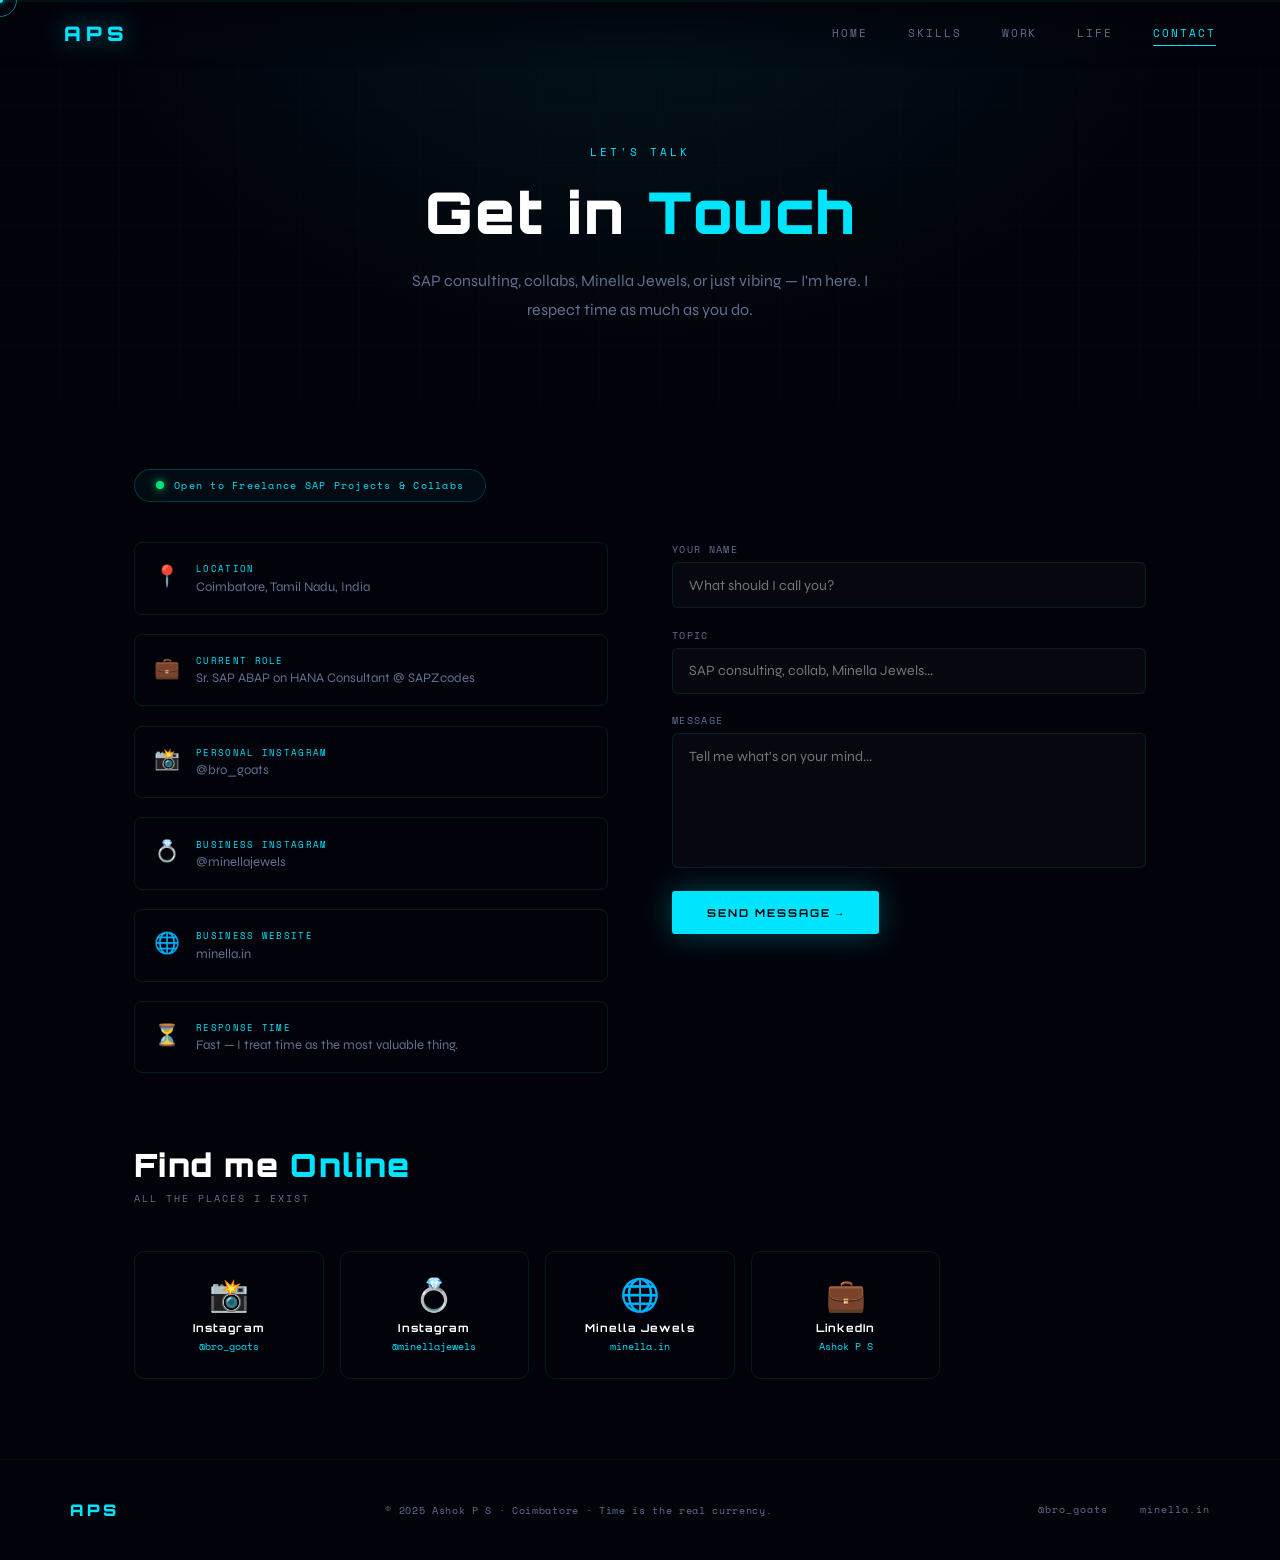
<file: pages/contact.html>
<!DOCTYPE html>
<html lang="en">
<head>
  <meta charset="UTF-8"/>
  <meta name="viewport" content="width=device-width, initial-scale=1.0"/>
  <title>Contact — Ashok P S</title>
  <link rel="stylesheet" href="../css/global.css"/>
  <link rel="stylesheet" href="../css/pages.css"/>
</head>
<body>

  <div id="cursor-dot"></div>
  <div id="cursor-ring"></div>
  <div id="scroll-progress"><div id="scroll-bar"></div></div>

  <nav id="main-nav">
    <a class="nav-logo" href="../index.html">APS</a>
    <div class="nav-links">
      <a href="../index.html">Home</a>
      <a href="skills.html">Skills</a>
      <a href="projects.html">Work</a>
      <a href="life.html">Life</a>
      <a href="contact.html" class="active">Contact</a>
    </div>
  </nav>

  <div class="page-hero">
    <div class="hero-tag">Let's talk</div>
    <h1 class="hero-h1">Get in <em>Touch</em></h1>
    <p class="hero-p">SAP consulting, collabs, Minella Jewels, or just vibing — I'm here. I respect time as much as you do.</p>
  </div>

  <div class="sec-wrap">

    <div class="avail-badge reveal">
      <span class="avail-dot"></span>
      Open to Freelance SAP Projects &amp; Collabs
    </div>

    <div class="contact-grid">

      <!-- Info -->
      <div class="contact-info">
        <div class="ci-item reveal">
          <div class="ci-icon">📍</div>
          <div>
            <div class="ci-label">Location</div>
            <div class="ci-val">Coimbatore, Tamil Nadu, India</div>
          </div>
        </div>
        <div class="ci-item reveal">
          <div class="ci-icon">💼</div>
          <div>
            <div class="ci-label">Current Role</div>
            <div class="ci-val">Sr. SAP ABAP on HANA Consultant @ SAPZcodes</div>
          </div>
        </div>
        <div class="ci-item reveal">
          <div class="ci-icon">📸</div>
          <div>
            <div class="ci-label">Personal Instagram</div>
            <div class="ci-val"><a href="https://instagram.com/bro_goats" target="_blank">@bro_goats</a></div>
          </div>
        </div>
        <div class="ci-item reveal">
          <div class="ci-icon">💍</div>
          <div>
            <div class="ci-label">Business Instagram</div>
            <div class="ci-val"><a href="https://instagram.com/minellajewels" target="_blank">@minellajewels</a></div>
          </div>
        </div>
        <div class="ci-item reveal">
          <div class="ci-icon">🌐</div>
          <div>
            <div class="ci-label">Business Website</div>
            <div class="ci-val"><a href="https://minella.in" target="_blank">minella.in</a></div>
          </div>
        </div>
        <div class="ci-item reveal">
          <div class="ci-icon">⏳</div>
          <div>
            <div class="ci-label">Response Time</div>
            <div class="ci-val">Fast — I treat time as the most valuable thing.</div>
          </div>
        </div>
      </div>

      <!-- Form -->
      <div class="contact-form reveal">
        <div>
          <label class="form-label">Your Name</label>
          <input class="form-input" type="text" placeholder="What should I call you?"/>
        </div>
        <div>
          <label class="form-label">Topic</label>
          <input class="form-input" type="text" placeholder="SAP consulting, collab, Minella Jewels..."/>
        </div>
        <div>
          <label class="form-label">Message</label>
          <textarea class="form-textarea" placeholder="Tell me what's on your mind..."></textarea>
        </div>
        <button class="form-submit" onclick="submitForm(this)">Send Message →</button>
        <p id="form-success">✓ Message sent! I'll get back to you soon.</p>
      </div>

    </div>

    <!-- Social -->
    <div class="sec-title">Find me <span>Online</span></div>
    <span class="sec-sub">All the places I exist</span>

    <div class="social-grid">
      <a class="social-card reveal" href="https://instagram.com/bro_goats" target="_blank">
        <div class="sc-icon">📸</div>
        <div class="sc-platform">Instagram</div>
        <div class="sc-handle">@bro_goats</div>
      </a>
      <a class="social-card reveal" href="https://instagram.com/minellajewels" target="_blank">
        <div class="sc-icon">💍</div>
        <div class="sc-platform">Instagram</div>
        <div class="sc-handle">@minellajewels</div>
      </a>
      <a class="social-card reveal" href="https://minella.in" target="_blank">
        <div class="sc-icon">🌐</div>
        <div class="sc-platform">Minella Jewels</div>
        <div class="sc-handle">minella.in</div>
      </a>
      <div class="social-card reveal">
        <div class="sc-icon">💼</div>
        <div class="sc-platform">LinkedIn</div>
        <div class="sc-handle">Ashok P S</div>
      </div>
    </div>

  </div>

  <footer class="site-footer">
    <div class="footer-inner">
      <div class="footer-logo">APS</div>
      <div class="footer-copy">© 2025 Ashok P S · Coimbatore · Time is the real currency.</div>
      <div class="footer-links">
        <a href="https://instagram.com/bro_goats" target="_blank">@bro_goats</a>
        <a href="https://minella.in" target="_blank">minella.in</a>
      </div>
    </div>
  </footer>

  <script src="../js/cursor.js"></script>
  <script src="../js/reveal.js"></script>
  <script>
    function submitForm(btn) {
      btn.textContent = 'Sending...';
      btn.disabled = true;
      setTimeout(() => {
        btn.textContent = '✓ Sent!';
        document.getElementById('form-success').style.display = 'block';
      }, 900);
    }
  </script>
</body>
</html>
</file>
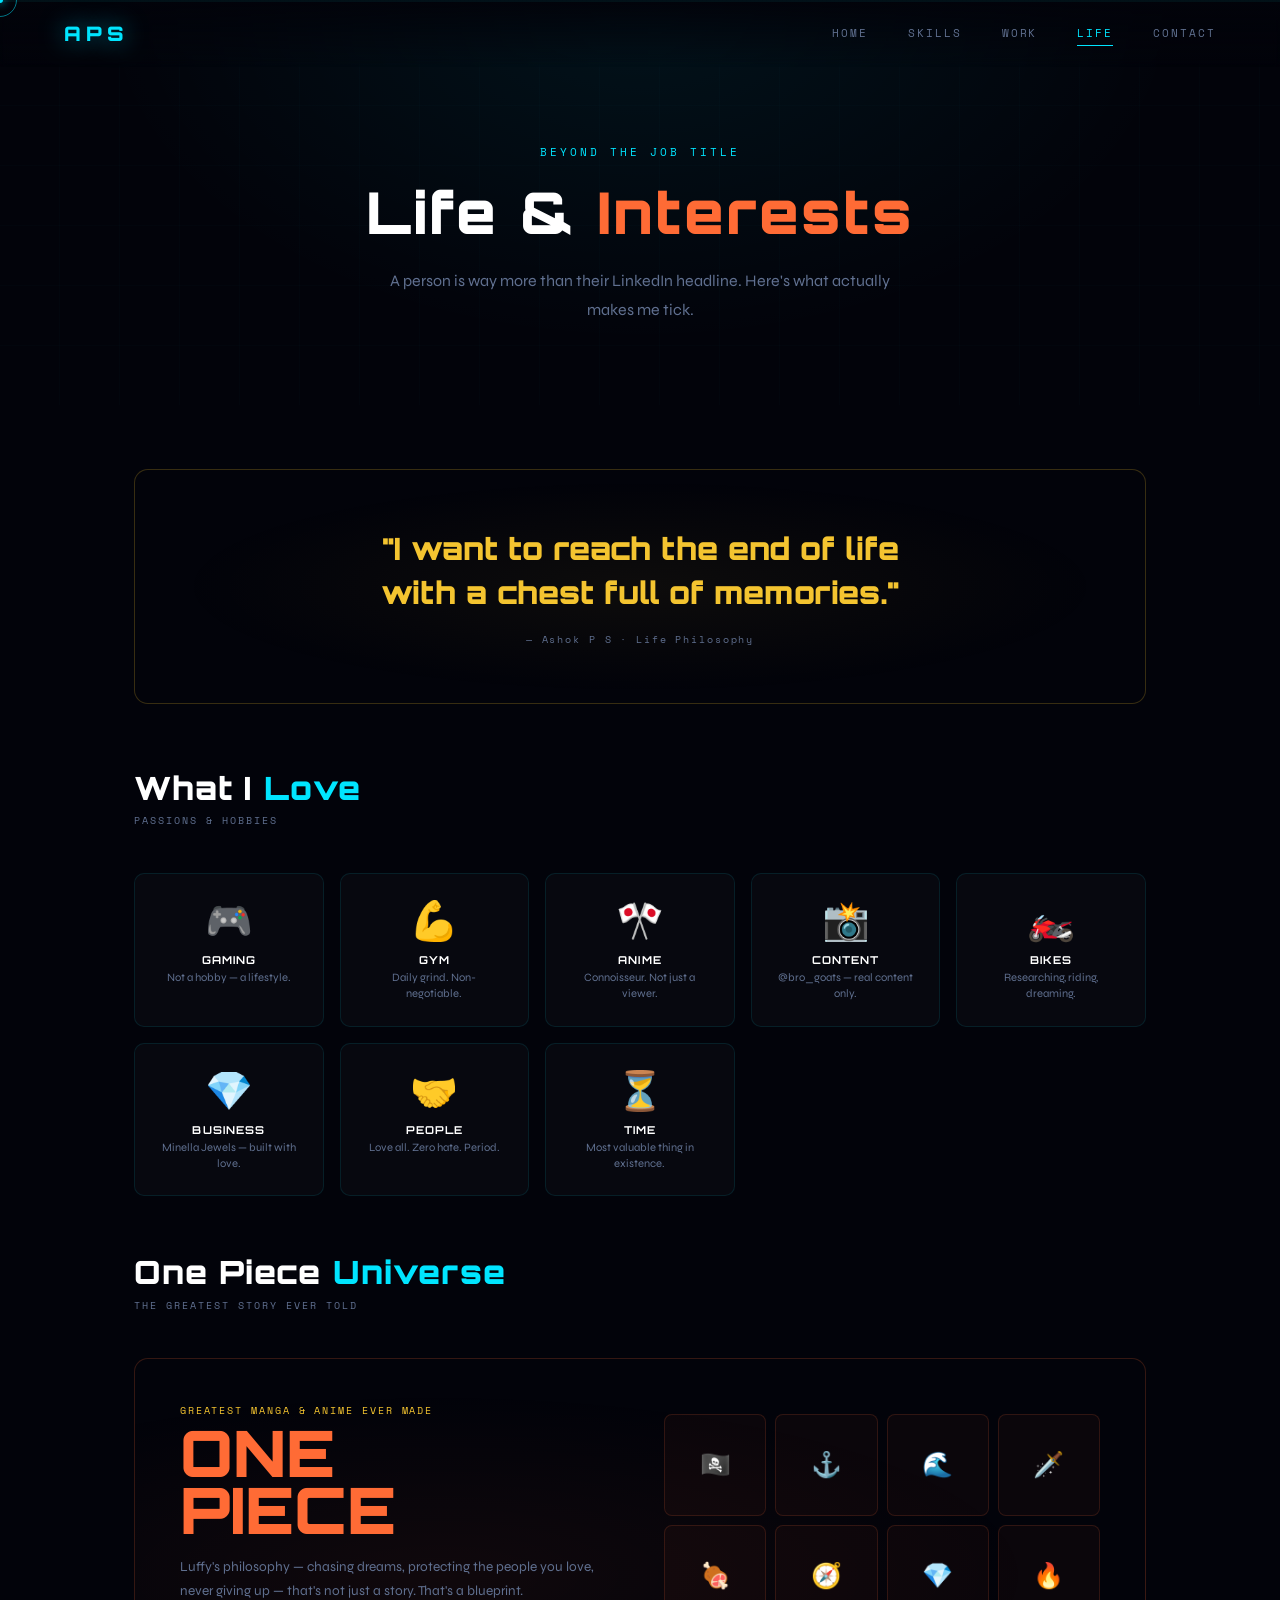
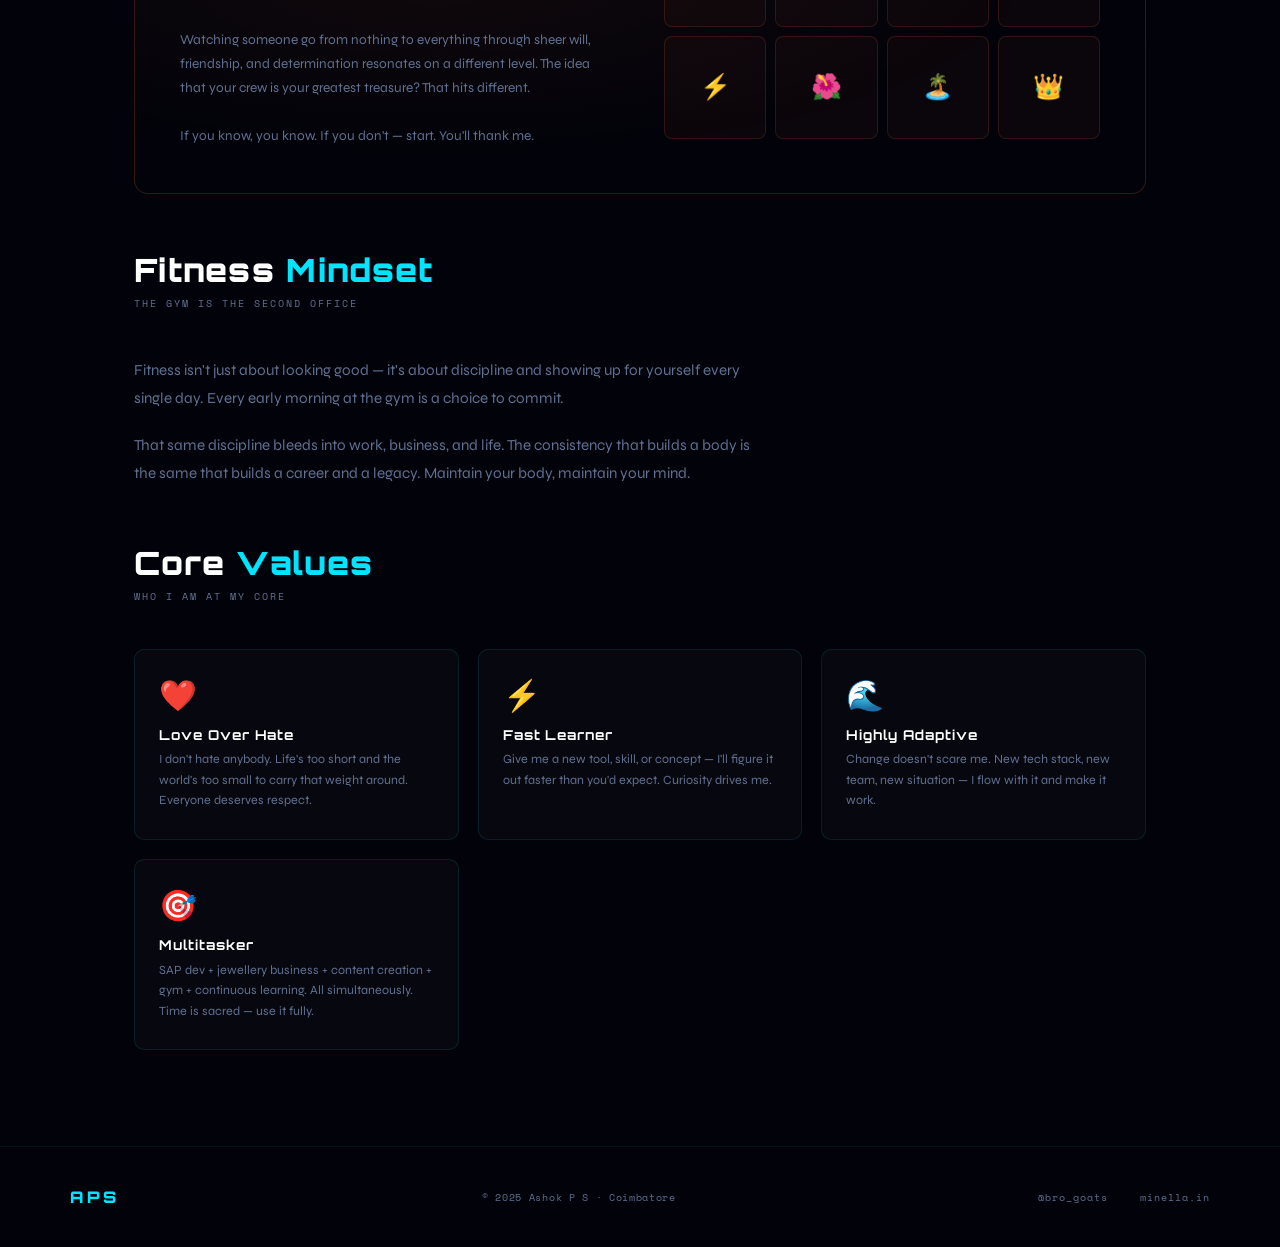
<file: pages/life.html>
<!DOCTYPE html>
<html lang="en">
<head>
  <meta charset="UTF-8"/>
  <meta name="viewport" content="width=device-width, initial-scale=1.0"/>
  <title>Life — Ashok P S</title>
  <link rel="stylesheet" href="../css/global.css"/>
  <link rel="stylesheet" href="../css/pages.css"/>
</head>
<body>

  <div id="cursor-dot"></div>
  <div id="cursor-ring"></div>
  <div id="scroll-progress"><div id="scroll-bar"></div></div>

  <nav id="main-nav">
    <a class="nav-logo" href="../index.html">APS</a>
    <div class="nav-links">
      <a href="../index.html">Home</a>
      <a href="skills.html">Skills</a>
      <a href="projects.html">Work</a>
      <a href="life.html" class="active">Life</a>
      <a href="contact.html">Contact</a>
    </div>
  </nav>

  <div class="page-hero">
    <div class="hero-tag">Beyond the job title</div>
    <h1 class="hero-h1">Life &amp; <em style="color:var(--orange)">Interests</em></h1>
    <p class="hero-p">A person is way more than their LinkedIn headline. Here's what actually makes me tick.</p>
  </div>

  <div class="sec-wrap">

    <!-- Philosophy -->
    <div class="phil-block reveal">
      <div class="phil-quote">
        "I want to reach the end of life<br/>with a chest full of memories."
      </div>
      <div class="phil-attr">— Ashok P S · Life Philosophy</div>
    </div>

    <!-- What I love -->
    <div class="sec-title">What I <span>Love</span></div>
    <span class="sec-sub">Passions & hobbies</span>

    <div class="interests-grid">
      <div class="int-card reveal">
        <div class="int-icon">🎮</div>
        <div class="int-name">Gaming</div>
        <div class="int-note">Not a hobby — a lifestyle.</div>
      </div>
      <div class="int-card reveal">
        <div class="int-icon">💪</div>
        <div class="int-name">Gym</div>
        <div class="int-note">Daily grind. Non-negotiable.</div>
      </div>
      <div class="int-card reveal">
        <div class="int-icon">🎌</div>
        <div class="int-name">Anime</div>
        <div class="int-note">Connoisseur. Not just a viewer.</div>
      </div>
      <div class="int-card reveal">
        <div class="int-icon">📸</div>
        <div class="int-name">Content</div>
        <div class="int-note">@bro_goats — real content only.</div>
      </div>
      <div class="int-card reveal">
        <div class="int-icon">🏍️</div>
        <div class="int-name">Bikes</div>
        <div class="int-note">Researching, riding, dreaming.</div>
      </div>
      <div class="int-card reveal">
        <div class="int-icon">💎</div>
        <div class="int-name">Business</div>
        <div class="int-note">Minella Jewels — built with love.</div>
      </div>
      <div class="int-card reveal">
        <div class="int-icon">🤝</div>
        <div class="int-name">People</div>
        <div class="int-note">Love all. Zero hate. Period.</div>
      </div>
      <div class="int-card reveal">
        <div class="int-icon">⏳</div>
        <div class="int-name">Time</div>
        <div class="int-note">Most valuable thing in existence.</div>
      </div>
    </div>

    <!-- One Piece -->
    <div class="sec-title">One Piece <span>Universe</span></div>
    <span class="sec-sub">The greatest story ever told</span>

    <div class="op-block reveal">
      <div>
        <div class="op-tag">Greatest Manga & Anime Ever Made</div>
        <div class="op-title">ONE<br/>PIECE</div>
        <p class="op-desc">
          Luffy's philosophy — chasing dreams, protecting the people you love, never giving up — that's not just a story. That's a blueprint.
          <br/><br/>
          Watching someone go from nothing to everything through sheer will, friendship, and determination resonates on a different level. The idea that your crew is your greatest treasure? That hits different.
          <br/><br/>
          If you know, you know. If you don't — start. You'll thank me.
        </p>
      </div>
      <div class="op-wall">
        <div class="op-cell">🏴‍☠️</div><div class="op-cell">⚓</div>
        <div class="op-cell">🌊</div><div class="op-cell">🗡️</div>
        <div class="op-cell">🍖</div><div class="op-cell">🧭</div>
        <div class="op-cell">💎</div><div class="op-cell">🔥</div>
        <div class="op-cell">⚡</div><div class="op-cell">🌺</div>
        <div class="op-cell">🏝️</div><div class="op-cell">👑</div>
      </div>
    </div>

    <!-- Fitness -->
    <div class="sec-title">Fitness <span>Mindset</span></div>
    <span class="sec-sub">The gym is the second office</span>

    <div style="max-width:620px; margin-bottom:3.5rem;">
      <p style="font-size:0.95rem;color:var(--muted);line-height:1.85;margin-bottom:1.2rem;">
        Fitness isn't just about looking good — it's about discipline and showing up for yourself every single day. Every early morning at the gym is a choice to commit.
      </p>
      <p style="font-size:0.95rem;color:var(--muted);line-height:1.85;">
        That same discipline bleeds into work, business, and life. The consistency that builds a body is the same that builds a career and a legacy. Maintain your body, maintain your mind.
      </p>
    </div>

    <!-- Core values -->
    <div class="sec-title">Core <span>Values</span></div>
    <span class="sec-sub">Who I am at my core</span>

    <div class="skills-grid" style="margin-bottom:1rem;">
      <div class="skill-card reveal">
        <div class="sk-icon">❤️</div>
        <div class="sk-name">Love Over Hate</div>
        <div class="sk-desc">I don't hate anybody. Life's too short and the world's too small to carry that weight around. Everyone deserves respect.</div>
      </div>
      <div class="skill-card reveal">
        <div class="sk-icon">⚡</div>
        <div class="sk-name">Fast Learner</div>
        <div class="sk-desc">Give me a new tool, skill, or concept — I'll figure it out faster than you'd expect. Curiosity drives me.</div>
      </div>
      <div class="skill-card reveal">
        <div class="sk-icon">🌊</div>
        <div class="sk-name">Highly Adaptive</div>
        <div class="sk-desc">Change doesn't scare me. New tech stack, new team, new situation — I flow with it and make it work.</div>
      </div>
      <div class="skill-card reveal">
        <div class="sk-icon">🎯</div>
        <div class="sk-name">Multitasker</div>
        <div class="sk-desc">SAP dev + jewellery business + content creation + gym + continuous learning. All simultaneously. Time is sacred — use it fully.</div>
      </div>
    </div>

  </div>

  <footer class="site-footer">
    <div class="footer-inner">
      <div class="footer-logo">APS</div>
      <div class="footer-copy">© 2025 Ashok P S · Coimbatore</div>
      <div class="footer-links">
        <a href="https://instagram.com/bro_goats" target="_blank">@bro_goats</a>
        <a href="https://minella.in" target="_blank">minella.in</a>
      </div>
    </div>
  </footer>

  <script src="../js/cursor.js"></script>
  <script src="../js/reveal.js"></script>
</body>
</html>
</file>
<file: css/global.css>
/* =============================================
   GLOBAL.CSS — Ashok P S Portfolio
   Variables, reset, typography, nav, footer
   ============================================= */

@import url('https://fonts.googleapis.com/css2?family=Orbitron:wght@400;600;700;900&family=Syne:wght@300;400;600;700&family=Space+Mono:ital,wght@0,400;0,700;1,400&display=swap');

/* ── VARIABLES ── */
:root {
  --bg:        #02030a;
  --bg2:       #040815;
  --accent:    #00e5ff;
  --orange:    #ff6b35;
  --purple:    #a855f7;
  --gold:      #f4c430;
  --green:     #00e676;
  --text:      #e8eaf6;
  --muted:     #607090;
  --card-bg:   rgba(255,255,255,0.025);
  --card-bd:   rgba(0,229,255,0.1);
  --FD: 'Orbitron', monospace;
  --FB: 'Syne', sans-serif;
  --FM: 'Space Mono', monospace;
  --ease: cubic-bezier(0.25, 0.46, 0.45, 0.94);
}

/* ── RESET ── */
*, *::before, *::after { box-sizing: border-box; margin: 0; padding: 0; }
html { scroll-behavior: smooth; font-size: 16px; }
body {
  background: var(--bg);
  color: var(--text);
  font-family: var(--FB);
  overflow-x: hidden;
  cursor: none;
  -webkit-font-smoothing: antialiased;
}
a { color: inherit; text-decoration: none; }
img { max-width: 100%; }
::selection { background: rgba(0,229,255,0.18); color: #fff; }

/* ── CUSTOM CURSOR ── */
#cursor-dot {
  width: 6px; height: 6px;
  background: var(--accent);
  border-radius: 50%;
  position: fixed; pointer-events: none; z-index: 9999;
  left: 0; top: 0;
  transform: translate(-50%,-50%);
  box-shadow: 0 0 10px var(--accent);
  transition: width .15s, height .15s, background .2s;
}
#cursor-ring {
  width: 34px; height: 34px;
  border: 1.5px solid rgba(0,229,255,0.5);
  border-radius: 50%;
  position: fixed; pointer-events: none; z-index: 9998;
  left: 0; top: 0;
  transform: translate(-50%,-50%);
  transition: width .25s var(--ease), height .25s var(--ease), border-color .2s;
}
body:has(a:hover) #cursor-ring,
body:has(button:hover) #cursor-ring { width: 52px; height: 52px; border-color: rgba(0,229,255,0.9); }

/* ── SCROLL PROGRESS ── */
#scroll-progress {
  position: fixed; top: 0; left: 0; right: 0; height: 2px;
  background: rgba(0,229,255,0.06); z-index: 9997;
}
#scroll-bar {
  height: 100%; width: 0%;
  background: linear-gradient(90deg, var(--accent), var(--purple));
  transition: width 0.08s linear;
}

/* ── NAVIGATION ── */
#main-nav {
  position: fixed; top: 0; left: 0; right: 0; z-index: 1000;
  display: flex; align-items: center; justify-content: space-between;
  padding: 1.3rem 4rem;
  background: linear-gradient(to bottom, rgba(2,3,10,0.96) 0%, transparent 100%);
  backdrop-filter: blur(4px);
}
.nav-logo {
  font-family: var(--FD);
  font-size: 1.25rem; font-weight: 900;
  letter-spacing: 0.25em; color: var(--accent);
  text-shadow: 0 0 25px rgba(0,229,255,0.6);
  cursor: pointer;
}
.nav-links { display: flex; gap: 2.5rem; align-items: center; }
.nav-links a {
  font-family: var(--FM);
  font-size: 0.68rem; letter-spacing: 0.18em;
  text-transform: uppercase; color: var(--muted);
  transition: color .3s;
  position: relative; cursor: pointer;
}
.nav-links a::after {
  content: ''; position: absolute; bottom: -5px; left: 0; right: 0;
  height: 1px; background: var(--accent);
  transform: scaleX(0); transform-origin: left;
  transition: transform .3s;
}
.nav-links a:hover, .nav-links a.active { color: var(--accent); }
.nav-links a:hover::after, .nav-links a.active::after { transform: scaleX(1); }

/* ── FOOTER ── */
.site-footer {
  background: var(--bg);
  border-top: 1px solid rgba(0,229,255,0.06);
  padding: 2.5rem 4rem;
}
.footer-inner {
  max-width: 1140px; margin: 0 auto;
  display: flex; align-items: center; justify-content: space-between;
  flex-wrap: wrap; gap: 1rem;
}
.footer-logo { font-family: var(--FD); font-size: 1rem; font-weight: 900; color: var(--accent); letter-spacing: 0.22em; }
.footer-copy { font-family: var(--FM); font-size: 0.6rem; color: var(--muted); letter-spacing: 0.07em; }
.footer-links { display: flex; gap: 2rem; }
.footer-links a { font-family: var(--FM); font-size: 0.62rem; letter-spacing: 0.1em; color: var(--muted); transition: color .3s; }
.footer-links a:hover { color: var(--accent); }

/* ── SHARED BUTTONS ── */
.btn-primary {
  display: inline-block;
  font-family: var(--FD); font-size: 0.68rem;
  letter-spacing: 0.18em; text-transform: uppercase;
  padding: 0.9rem 2.2rem;
  background: var(--accent); color: var(--bg);
  border-radius: 3px; font-weight: 700;
  transition: all .3s; cursor: pointer;
  box-shadow: 0 0 30px rgba(0,229,255,0.3);
  border: none;
}
.btn-primary:hover {
  background: #fff; transform: translateY(-2px);
  box-shadow: 0 0 55px rgba(0,229,255,0.55);
}
.btn-ghost {
  display: inline-block;
  font-family: var(--FD); font-size: 0.68rem;
  letter-spacing: 0.18em; text-transform: uppercase;
  padding: 0.9rem 2.2rem;
  border: 1px solid rgba(0,229,255,0.2); border-radius: 3px;
  color: var(--muted); transition: all .3s; cursor: pointer;
  background: none;
}
.btn-ghost:hover { border-color: var(--accent); color: var(--accent); }

/* ── PAGE HERO ── */
.page-hero {
  padding: 9rem 5% 5rem; text-align: center;
  background:
    radial-gradient(ellipse at center top, rgba(0,229,255,0.07) 0%, transparent 60%),
    var(--bg);
  position: relative; overflow: hidden;
}
.page-hero::before {
  content: ''; position: absolute; inset: 0;
  background:
    repeating-linear-gradient(0deg, transparent, transparent 59px, rgba(0,229,255,0.025) 60px),
    repeating-linear-gradient(90deg, transparent, transparent 59px, rgba(0,229,255,0.025) 60px);
  pointer-events: none;
}
.hero-tag {
  font-family: var(--FM); font-size: 0.68rem;
  letter-spacing: 0.28em; text-transform: uppercase;
  color: var(--accent); margin-bottom: 1rem;
  position: relative; z-index: 1;
}
.hero-h1 {
  font-family: var(--FD);
  font-size: clamp(2rem,4.5vw,4.5rem);
  font-weight: 900; color: #fff; margin-bottom: 1.2rem;
  position: relative; z-index: 1; letter-spacing: 0.04em;
}
.hero-h1 em { font-style: normal; color: var(--accent); }
.hero-p {
  font-size: 1rem; color: var(--muted);
  max-width: 500px; margin: 0 auto; line-height: 1.8;
  position: relative; z-index: 1;
}

/* ── SECTION WRAPPER ── */
.sec-wrap { max-width: 1140px; margin: 0 auto; padding: 4rem 5% 5rem; }
.sec-title {
  font-family: var(--FD);
  font-size: clamp(1.3rem, 2.5vw, 2.1rem);
  font-weight: 900; color: #fff;
  margin-bottom: 0.35rem; letter-spacing: 0.04em;
}
.sec-title span { color: var(--accent); }
.sec-sub {
  font-family: var(--FM); font-size: 0.62rem;
  letter-spacing: 0.2em; text-transform: uppercase;
  color: var(--muted); display: block; margin-bottom: 2.8rem;
}

/* ── REVEAL ANIMATION ── */
.reveal {
  opacity: 0; transform: translateY(24px);
  transition: opacity 0.65s ease, transform 0.65s ease;
}
.reveal.visible { opacity: 1; transform: translateY(0); }

/* ── CARD BASE ── */
.card {
  background: var(--card-bg);
  border: 1px solid var(--card-bd);
  border-radius: 10px;
  transition: all 0.32s var(--ease);
  position: relative; overflow: hidden;
}
.card::before {
  content: ''; position: absolute; top: 0; left: 0; right: 0; height: 1px;
  background: linear-gradient(90deg, transparent, var(--accent), transparent);
  opacity: 0; transition: opacity 0.3s;
}
.card:hover::before { opacity: 1; }
.card:hover {
  border-color: rgba(0,229,255,0.28);
  transform: translateY(-4px);
  box-shadow: 0 16px 40px rgba(0,0,0,0.45);
}

/* ── SKILL TAG ── */
.stag {
  display: inline-block;
  font-family: var(--FM); font-size: 0.57rem;
  letter-spacing: 0.1em; text-transform: uppercase;
  padding: 0.18rem 0.58rem;
  border: 1px solid rgba(168,85,247,0.3);
  border-radius: 3px; color: var(--purple);
}

/* ── RESPONSIVE ── */
@media (max-width: 900px) {
  #main-nav { padding: 1rem 1.5rem; }
  .nav-links { gap: 1.5rem; }
  .site-footer { padding: 2rem 1.5rem; }
}
@media (max-width: 600px) {
  .nav-links a { font-size: 0.6rem; letter-spacing: 0.1em; }
  .nav-links { gap: 1rem; }
}
</file>
<file: css/pages.css>
/* =============================================
   PAGES.CSS — Sub-page components
   skills / projects / life / contact
   ============================================= */

/* ── SKILLS GRID ── */
.skills-grid {
  display: grid; grid-template-columns: repeat(auto-fill, minmax(255px,1fr));
  gap: 1.2rem; margin-bottom: 4.5rem;
}
.skill-card {
  padding: 1.75rem 1.5rem;
  background: var(--card-bg); border: 1px solid var(--card-bd);
  border-radius: 10px; transition: all 0.32s var(--ease);
  position: relative; overflow: hidden;
}
.skill-card::before {
  content: ''; position: absolute; top: 0; left: 0; right: 0; height: 2px;
  background: linear-gradient(90deg, var(--accent), var(--purple));
  transform: scaleX(0); transform-origin: left; transition: transform .35s;
}
.skill-card:hover::before { transform: scaleX(1); }
.skill-card:hover {
  border-color: rgba(0,229,255,0.3);
  transform: translateY(-5px);
  box-shadow: 0 14px 40px rgba(0,0,0,0.45);
}
.sk-icon { font-size: 1.9rem; margin-bottom: 0.75rem; }
.sk-name {
  font-family: var(--FD); font-size: 0.85rem; font-weight: 700;
  letter-spacing: 0.07em; color: #fff; margin-bottom: 0.4rem;
}
.sk-desc { font-size: 0.78rem; color: var(--muted); line-height: 1.65; }
.sk-tags { display: flex; flex-wrap: wrap; gap: 0.35rem; margin-top: 0.8rem; }

/* ── TIMELINE ── */
.timeline {
  position: relative; padding-left: 2.6rem; margin-bottom: 4.5rem;
}
.timeline::before {
  content: ''; position: absolute; left: 0; top: 0.4rem; bottom: 0; width: 1px;
  background: linear-gradient(to bottom, var(--accent), var(--purple), transparent);
}
.tl-item { position: relative; margin-bottom: 3rem; }
.tl-item::before {
  content: ''; position: absolute;
  left: -2.9rem; top: 0.35rem;
  width: 11px; height: 11px;
  background: var(--accent); border-radius: 50%;
  box-shadow: 0 0 14px var(--accent), 0 0 28px rgba(0,229,255,0.4);
}
.tl-date {
  font-family: var(--FM); font-size: 0.62rem;
  letter-spacing: 0.14em; text-transform: uppercase;
  color: var(--accent); margin-bottom: 0.28rem;
}
.tl-role {
  font-family: var(--FD); font-size: 1.05rem;
  font-weight: 700; color: #fff; margin-bottom: 0.2rem;
}
.tl-company { font-size: 0.85rem; color: var(--orange); margin-bottom: 0.6rem; font-weight: 600; }
.tl-desc { font-size: 0.8rem; color: var(--muted); line-height: 1.75; }
.tl-bullets { margin-top: 0.6rem; padding-left: 1rem; }
.tl-bullets li {
  font-size: 0.78rem; color: var(--muted); line-height: 1.7;
  margin-bottom: 0.3rem; list-style: none; position: relative;
}
.tl-bullets li::before {
  content: '▸'; position: absolute; left: -0.9rem; color: var(--accent); font-size: 0.6rem;
}

/* ── PROJECTS GRID ── */
.projects-grid {
  display: grid; grid-template-columns: repeat(auto-fill, minmax(300px,1fr));
  gap: 1.4rem; margin-bottom: 4.5rem;
}
.proj-card {
  padding: 2rem 1.8rem;
  background: var(--card-bg); border: 1px solid var(--card-bd);
  border-radius: 12px;
  display: flex; flex-direction: column; gap: 0.75rem;
  transition: all 0.35s var(--ease);
}
.proj-card:hover {
  border-color: rgba(0,229,255,0.3);
  background: rgba(0,229,255,0.03);
  transform: translateY(-6px);
  box-shadow: 0 24px 55px rgba(0,0,0,0.45);
}
.proj-emoji { font-size: 2.3rem; }
.proj-name {
  font-family: var(--FD); font-size: 0.92rem; font-weight: 700;
  letter-spacing: 0.06em; color: #fff;
}
.proj-desc { font-size: 0.8rem; color: var(--muted); line-height: 1.72; }
.proj-tags { display: flex; flex-wrap: wrap; gap: 0.35rem; }
.ptag {
  font-family: var(--FM); font-size: 0.56rem; letter-spacing: 0.09em;
  padding: 0.18rem 0.55rem; border-radius: 3px;
  border: 1px solid rgba(0,229,255,0.2); color: var(--accent);
}
.proj-link {
  font-family: var(--FM); font-size: 0.65rem; letter-spacing: 0.12em;
  color: var(--accent); margin-top: auto;
  display: inline-flex; align-items: center; gap: 0.4rem;
  transition: gap .22s;
}
.proj-link:hover { gap: 0.75rem; }

/* ── INTERESTS ── */
.interests-grid {
  display: grid; grid-template-columns: repeat(auto-fill, minmax(185px,1fr));
  gap: 1rem; margin-bottom: 3.5rem;
}
.int-card {
  background: var(--card-bg); border: 1px solid var(--card-bd);
  border-radius: 10px; padding: 1.5rem; text-align: center;
  transition: all 0.3s var(--ease);
}
.int-card:hover {
  border-color: rgba(255,107,53,0.4);
  background: rgba(255,107,53,0.04);
  transform: translateY(-5px);
}
.int-icon { font-size: 2.4rem; margin-bottom: 0.5rem; }
.int-name {
  font-family: var(--FD); font-size: 0.68rem; font-weight: 700;
  letter-spacing: 0.1em; text-transform: uppercase; color: #fff; margin-bottom: 0.2rem;
}
.int-note { font-size: 0.7rem; color: var(--muted); line-height: 1.4; }

/* ── PHILOSOPHY ── */
.phil-block {
  border: 1px solid rgba(244,196,48,0.22); border-radius: 14px;
  padding: 3.5rem;
  background: radial-gradient(ellipse at center, rgba(244,196,48,0.05) 0%, transparent 65%);
  text-align: center; margin-bottom: 4rem;
}
.phil-quote {
  font-family: var(--FD);
  font-size: clamp(1.1rem, 2.4vw, 2rem);
  font-weight: 900; color: var(--gold); line-height: 1.45; margin-bottom: 1rem;
}
.phil-attr { font-family: var(--FM); font-size: 0.65rem; color: var(--muted); letter-spacing: 0.18em; }

/* ── ONE PIECE BLOCK ── */
.op-block {
  display: grid; grid-template-columns: 1fr 1fr;
  gap: 3rem; align-items: center;
  border: 1px solid rgba(255,107,53,0.2); border-radius: 14px;
  padding: 2.8rem;
  background: radial-gradient(ellipse at 30% 50%, rgba(255,107,53,0.06) 0%, transparent 60%);
  margin-bottom: 3.5rem;
}
.op-tag { font-family: var(--FM); font-size: 0.6rem; letter-spacing: 0.2em; text-transform: uppercase; color: var(--gold); margin-bottom: 0.4rem; }
.op-title { font-family: var(--FD); font-size: clamp(2.5rem,5vw,5rem); font-weight: 900; color: var(--orange); line-height: 0.9; margin-bottom: 1rem; }
.op-desc { font-size: 0.85rem; color: var(--muted); line-height: 1.78; }
.op-wall { display: grid; grid-template-columns: repeat(4,1fr); gap: 0.55rem; }
.op-cell {
  aspect-ratio: 1; border: 1px solid rgba(255,107,53,0.15);
  border-radius: 8px; display: flex; align-items: center; justify-content: center;
  font-size: 1.55rem; background: rgba(255,107,53,0.04); cursor: default;
  transition: all 0.2s;
}
.op-cell:hover { background: rgba(255,107,53,0.12); border-color: rgba(255,107,53,0.45); transform: scale(1.1); }

/* ── CONTACT ── */
.contact-grid {
  display: grid; grid-template-columns: 1fr 1fr;
  gap: 4rem; margin-bottom: 4.5rem;
}
.contact-info { display: flex; flex-direction: column; gap: 1.2rem; }
.ci-item {
  display: flex; align-items: flex-start; gap: 1rem;
  padding: 1.2rem; border: 1px solid var(--card-bd);
  border-radius: 8px; transition: border-color .3s;
}
.ci-item:hover { border-color: rgba(0,229,255,0.3); }
.ci-icon { font-size: 1.3rem; flex-shrink: 0; margin-top: 0.1rem; }
.ci-label { font-family: var(--FM); font-size: 0.58rem; color: var(--accent); letter-spacing: 0.14em; text-transform: uppercase; margin-bottom: 0.2rem; }
.ci-val { font-size: 0.82rem; color: var(--muted); }
.ci-val a { color: var(--muted); transition: color .3s; }
.ci-val a:hover { color: var(--accent); }

.contact-form { display: flex; flex-direction: column; gap: 1.2rem; }
.form-label { font-family: var(--FM); font-size: 0.6rem; letter-spacing: 0.14em; text-transform: uppercase; color: var(--muted); display: block; margin-bottom: 0.38rem; }
.form-input, .form-textarea {
  width: 100%; background: var(--card-bg); border: 1px solid var(--card-bd);
  border-radius: 6px; padding: 0.85rem 1rem; color: var(--text);
  font-family: var(--FB); font-size: 0.88rem; outline: none;
  transition: border-color .3s, box-shadow .3s; resize: none;
}
.form-input:focus, .form-textarea:focus {
  border-color: var(--accent);
  box-shadow: 0 0 0 3px rgba(0,229,255,0.07);
}
.form-textarea { min-height: 135px; }
.form-submit {
  align-self: flex-start;
  font-family: var(--FD); font-size: 0.68rem;
  letter-spacing: 0.18em; text-transform: uppercase;
  padding: 0.9rem 2.2rem;
  background: var(--accent); color: var(--bg);
  border: none; border-radius: 3px; font-weight: 700;
  cursor: pointer; transition: all .3s;
  box-shadow: 0 0 30px rgba(0,229,255,0.3);
}
.form-submit:hover { background: #fff; transform: translateY(-2px); box-shadow: 0 0 55px rgba(0,229,255,0.55); }
#form-success {
  font-family: var(--FM); font-size: 0.68rem;
  color: var(--green); display: none; margin-top: 0.3rem;
}

.avail-badge {
  display: inline-flex; align-items: center; gap: 0.65rem;
  padding: 0.48rem 1.3rem; border-radius: 999px;
  border: 1px solid rgba(0,229,255,0.2);
  background: rgba(0,229,255,0.04);
  font-family: var(--FM); font-size: 0.65rem;
  letter-spacing: 0.12em; color: var(--accent); margin-bottom: 2.5rem;
}
.avail-dot {
  width: 8px; height: 8px; background: var(--green);
  border-radius: 50%; box-shadow: 0 0 8px var(--green);
  animation: blink-dot 1.6s ease-in-out infinite;
}
@keyframes blink-dot { 0%,100%{opacity:1;} 50%{opacity:.25;} }

.social-grid {
  display: grid; grid-template-columns: repeat(auto-fill, minmax(180px,1fr));
  gap: 1rem; margin-top: 1rem;
}
.social-card {
  border: 1px solid var(--card-bd); border-radius: 10px;
  padding: 1.5rem; text-align: center; transition: all .3s;
}
.social-card:hover { border-color: rgba(0,229,255,0.35); transform: translateY(-4px); background: rgba(0,229,255,0.03); }
.sc-icon { font-size: 2rem; margin-bottom: 0.4rem; }
.sc-platform { font-family: var(--FD); font-size: 0.68rem; font-weight: 700; letter-spacing: .1em; color: #fff; }
.sc-handle { font-family: var(--FM); font-size: 0.65rem; color: var(--accent); margin-top: 0.15rem; }

/* ── RESPONSIVE ── */
@media (max-width: 900px) {
  .contact-grid { grid-template-columns: 1fr; }
  .op-block { grid-template-columns: 1fr; }
  .skills-grid { grid-template-columns: 1fr 1fr; }
}
@media (max-width: 600px) {
  .skills-grid { grid-template-columns: 1fr; }
  .interests-grid { grid-template-columns: 1fr 1fr; }
  .projects-grid { grid-template-columns: 1fr; }
}
</file>
